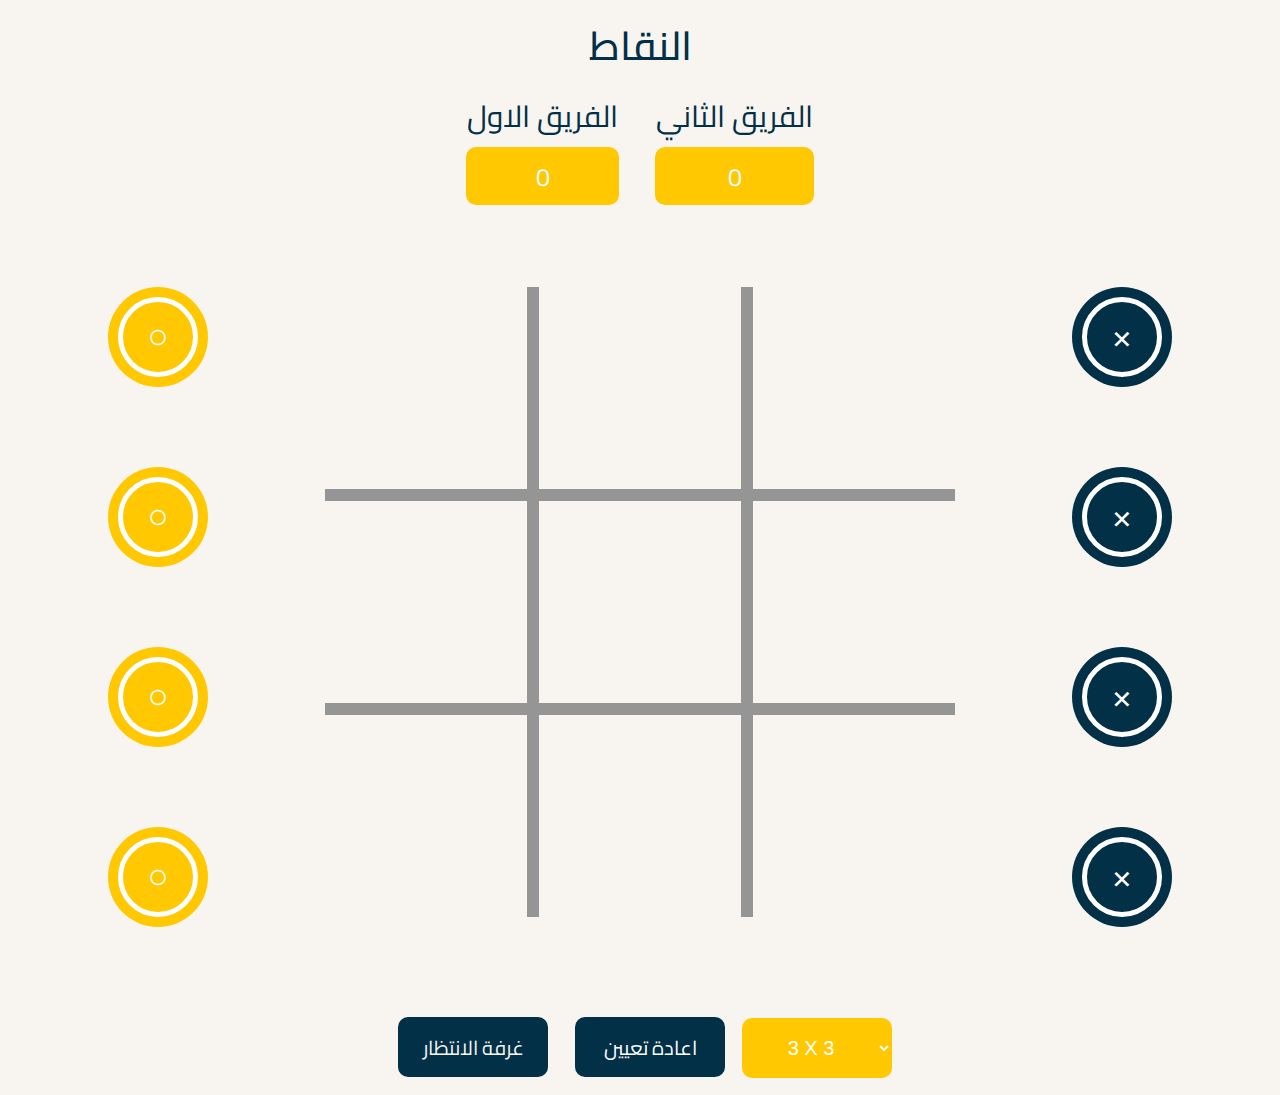
<file: Game.html>
<!doctype html>
<html lang="en">
<head>
  <meta charset="UTF-8">
  <meta name="viewport"
        content="width=device-width, user-scalable=no, initial-scale=1.0, maximum-scale=1.0, minimum-scale=1.0">
  <meta http-equiv="X-UA-Compatible" content="ie=edge">
  <link href="https://fonts.googleapis.com/css2?family=Cairo:wght@200;300;400;600;700&display=swap" rel="stylesheet">
  <link rel="stylesheet" href="style.css">

  <title>Tic Tac Toe</title>
</head>
<body>

  
  
  <table id="scoreboard" align="center">
    <tr>
      <div id="title">النقاط</div>
    </tr>
    <tr>
      <td> الفريق الاول </td>
      <td width="30"> &nbsp; </td>
      <td> الفريق الثاني </td>
    </tr>
    <tr>
      <td class="score" id="player1">
        0 
      </td>
      <td> &nbsp; </td>
      <td class="score" id="player2">
        0 
      </td>
    </tr>
  </table>
  
  <div id="players">

    <div id="yplayers">
      <div class="y"><div class="ycircle">○</div></div>
      <div class="y"><div class="ycircle">○</div></div>
      <div class="y"><div class="ycircle">○</div></div>
      <div class="y"><div class="ycircle">○</div></div>
  </div>
  

    <div id="placeholder"></div>

  
    <div id="bplayers">
        <div class="b"><div class="bcircle">×</div></div>
        <div class="b"><div class="bcircle">×</div></div>
        <div class="b"><div class="bcircle">×</div></div>
        <div class="b"><div class="bcircle">×</div></div>
    </div>
  </div>

  

  
  
  <button ><a href="WaitingRoom.html">    
    غرفة الانتظار
  </a>
  </button>
  <button onclick="restart()">
    اعادة تعيين
  </button>
  <select onchange="restart(this.value)">
    <option value="3" selected="">
      3 X 3
    </option>
    <option value="4">
      4 X 4
    </option>
    <option value="5">
      5 X 5
    </option>
  </select>
  <script src="Game.js"></script>
</body>
</html>
</file>
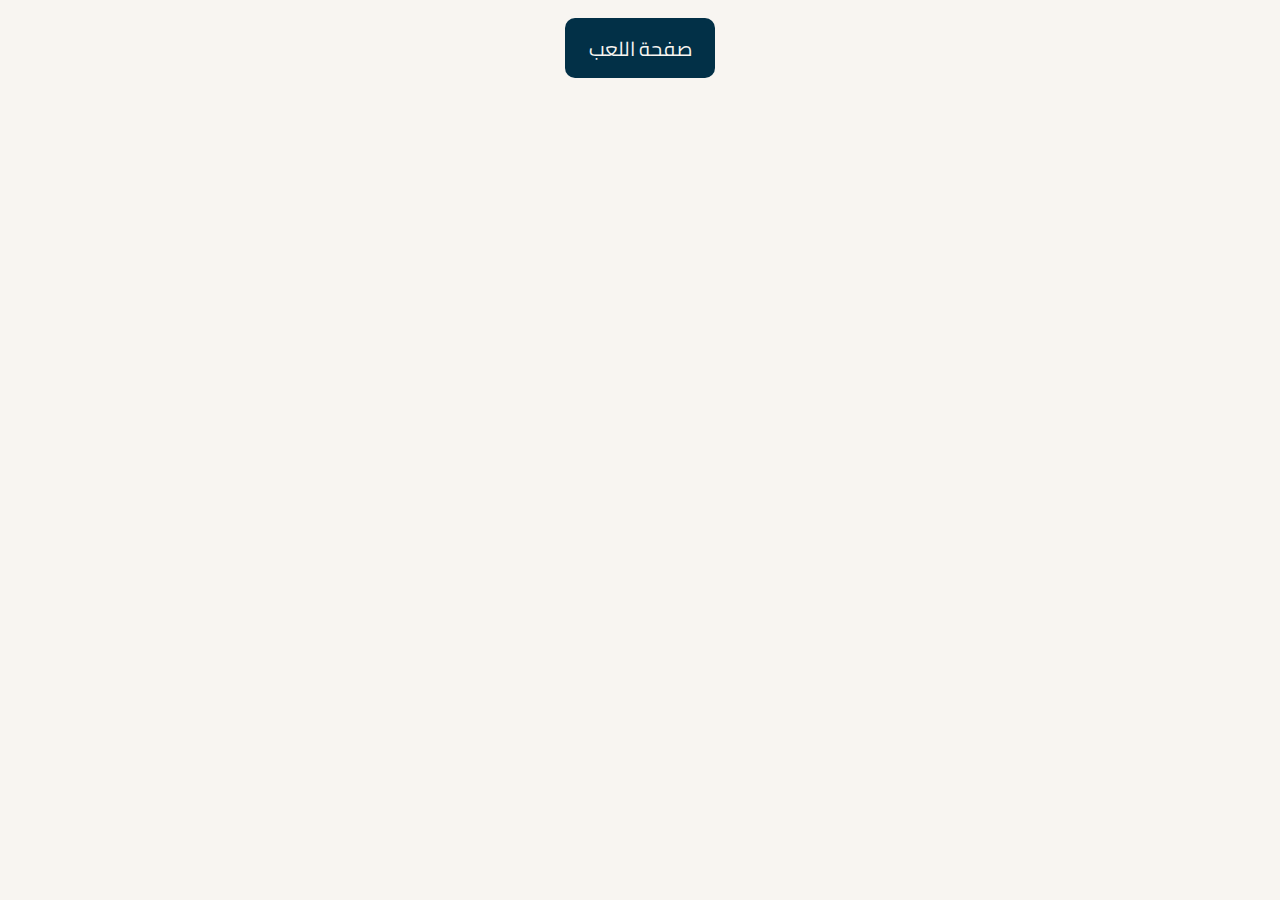
<file: WaitingRoom.html>
<!doctype html>
<html lang="en">
<head>
  <meta charset="UTF-8">
  <meta name="viewport"
        content="width=device-width, user-scalable=no, initial-scale=1.0, maximum-scale=1.0, minimum-scale=1.0">
  <meta http-equiv="X-UA-Compatible" content="ie=edge">
  <link href="https://fonts.googleapis.com/css2?family=Cairo:wght@200;300;400;600;700&display=swap" rel="stylesheet">
  <link rel="stylesheet" href="style.css">

  <title>Tic Tac Toe</title>
</head>
<body>

    <button ><a href="Game.html">   
        صفحة اللعب
      </a>
      </button>
    
</body>
</html>
</file>
<file: style.css>
body {
  font: normal 30px "Cairo", sans-serif;
  text-align: center;
  background-color: #f8f5f1;
}

#title {
  color: #023047;
  font-weight: 500;
  font-size: 40px;
}

#tic-tac-toe {
  border-spacing: 0px;
  margin: 80px auto;
}

#tic-tac-toe td {
  border: 6px solid rgb(149, 149, 149);
  height: 200px;
  width: 200px;
  text-align: center;
  font: 100px "Cairo";
}

#tic-tac-toe tr:first-child td {
  border-top: none;
}

#tic-tac-toe tr:last-child td {
  border-bottom: none;
}

#tic-tac-toe tr td:first-child {
  border-left: none;
}

#tic-tac-toe tr td:last-child {
  border-right: none;
}

#tic-tac-toe td.× {
  color: #023047;
}

#tic-tac-toe td.○ {
  color: #ffc800;
}

#scoreboard .score {
  text-align: center;
  font-size: 25px;
  background-color: #ffc800;
  border-radius: 10px;
}
#scoreboard h2 {
  margin: 0px;
  color: #023047;
}

#scoreboard tr {
  color: #023047;
  font-size: 30px;
}

#scoreboard .score#player1 {
  color: #fff;
}

#scoreboard .score#player2 {
  color: #fff;
}

#scoreboard .score:hover {
  background-color: #023047;
}

#players {
  display: flex; /* establish flex container */
  flex-direction: row; /* default value; can be omitted */
  flex-wrap: nowrap; /* default value; can be omitted */
  justify-content: space-between; /* switched from default (flex-start, see below) */
}
#players > div {
  width: auto;
  height: auto;
}

.y {
  background-color: #ffc800;
  margin: 80px 100px;
  border-radius: 100%;
  height: 100px;
  width: 100px;
}

.b {
  background-color: #023047;
  margin: 80px 100px;
  border-radius: 100%;
  height: 100px;
  width: 100px;
}

.ycircle {
  position: absolute;
  border: #fff;
  border-radius: 100%;
  border-style: solid;
  border-width: 5px;
  height: 70px;
  width: 70px;
  margin: 20px;
  font-size: 35px;
  text-align: center;
  color: #fff;
  margin: 10px;
}

.bcircle {
  position: absolute;
  border: #fff;
  border-radius: 100%;
  border-style: solid;
  border-width: 5px;
  height: 70px;
  width: 70px;
  margin: 20px;
  font-size: 35px;
  text-align: center;
  color: #fff;
  margin: 10px;
}

button {
  height: 60px;
  width: 150px;
  font-size: 20px;
  border: none;
  background-color: #023047;
  margin: 10px;
  border-radius: 10px;
  color: #fff;
  font-family: "Cairo";
  align-items: center;
  justify-content: center;
  color: #fff;
}

button:hover {
  background-color: #49ccf9;
}

a {
  color: #f8f5f1;
  text-decoration: none;
}

select {
  border-radius: 10px;
  border: none;
  height: 60px;
  width: 150px;
  font-size: 20px;
  color: #fff;
  background-color: #ffc800;
  text-align: center;
}

select:hover {
  background-color: #49ccf9;
}

@media only screen and (max-width: 540px) {
  body {
    font: normal 15px "Cairo", sans-serif;
    text-align: center;
    background-color: #f8f5f1;
  }
  #tic-tac-toe {
    border-spacing: 0px;
    margin: 10px auto;
  }

  h2 {
    font-size: 40px;
    margin: 0px;
  }

  #scoreboard tr {
    color: #023047;
    font-size: 20px;
  }

  #scoreboard .score {
    text-align: center;
    font-size: 30px;
    background-color: #ffc800;
    border-radius: 10px;
    width: 50px;
  }
  #players {
    display: flex;
    flex-direction: column;
    flex-wrap: nowrap;
    justify-content: space-between;
    margin: 0px;
  }

  #tic-tac-toe td {
    border: 3px solid rgb(149, 149, 149);
    height: 80px;
    width: 80px;
    text-align: center;
    font-size: 40px;
  }

  .y {
    display: inline-block;
    background-color: #ffc800;
    margin: 10px 15px;
    border-radius: 100%;
    height: 50px;
    width: 50px;
  }

  .ycircle {
    border: #fff;
    color: #fff;
    margin: 3px;
    border-radius: 100%;
    border-style: solid;
    border-width: 2px;
    padding: 0px;
    height: 40px;
    width: 40px;
    font-size: 20px;
    text-align: center;
  }

  .b {
    display: inline-block;
    background-color: #023047;
    margin: 10px 15px;
    border-radius: 100%;
    height: 50px;
    width: 50px;
  }

  .bcircle {
    border: #fff;
    color: #fff;
    margin: 3px;
    border-radius: 100%;
    border-style: solid;
    border-width: 2px;
    padding: 0px;
    height: 40px;
    width: 40px;
    font-size: 20px;
    text-align: center;
  }

  button {
    height: 40px;
    width: 100px;
    border: none;
    background-color: #023047;
    font-size: 16px;
    margin: 10px;
    border-radius: 10px;
    color: #fff;
    font-family: "Cairo";
    align-items: center;
    justify-content: center;
    color: #fff;
  }

  button:hover {
    background-color: #49ccf9;
  }

  select {
    border-radius: 10px;
    border: none;
    height: 40px;
    width: 100px;
    font-size: 16px;
    color: #fff;
    background-color: #ffc800;
    text-align: center;
  }

  select:hover {
    background-color: #49ccf9;
  }
}
</file>
